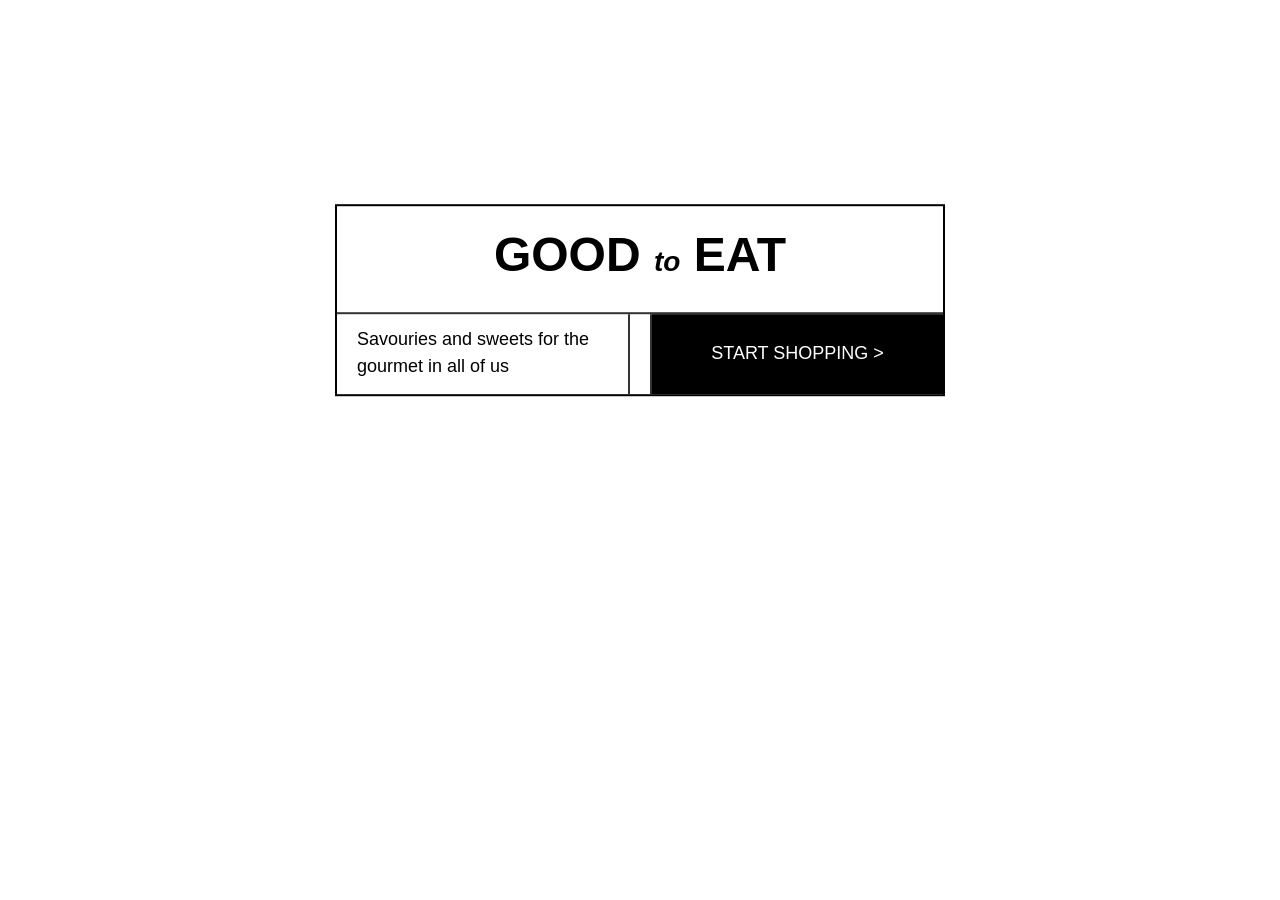
<file: about-page.html>
<!DOCTYPE html>
<html lang="en">
<head>
    <meta charset="UTF-8">
    <meta name="viewport" content="width=device-width, initial-scale=1.0">
    <title>About</title>

    <link href="https://cdn.jsdelivr.net/npm/bootstrap@5.3.8/dist/css/bootstrap.min.css" rel="stylesheet">

  <script src="https://cdn.jsdelivr.net/npm/bootstrap@5.3.8/dist/js/bootstrap.bundle.min.js"></script>

  <!-- Icon-Fontawesome -->
  <link rel="stylesheet" href="https://cdnjs.cloudflare.com/ajax/libs/font-awesome/6.5.1/css/all.min.css">

  <!-- Stylesheet -->
  <link rel="stylesheet" href="styles.css">

</head>
<body>
    <div class="overlay-box">
      <div class="inner-box">
        <div class="top-title">
          <h1>GOOD <span>to</span> EAT</h1>
        </div>

        <div class="bottom-section">
          <div class="left">
            <p>Savouries and sweets for the gourmet in all of us</p>
          </div>

          <div class="abt-middle">

          </div>

          <div class="right">START SHOPPING > </div>
        </div>


      </div>
    </div>
</body>
</html>
</file>
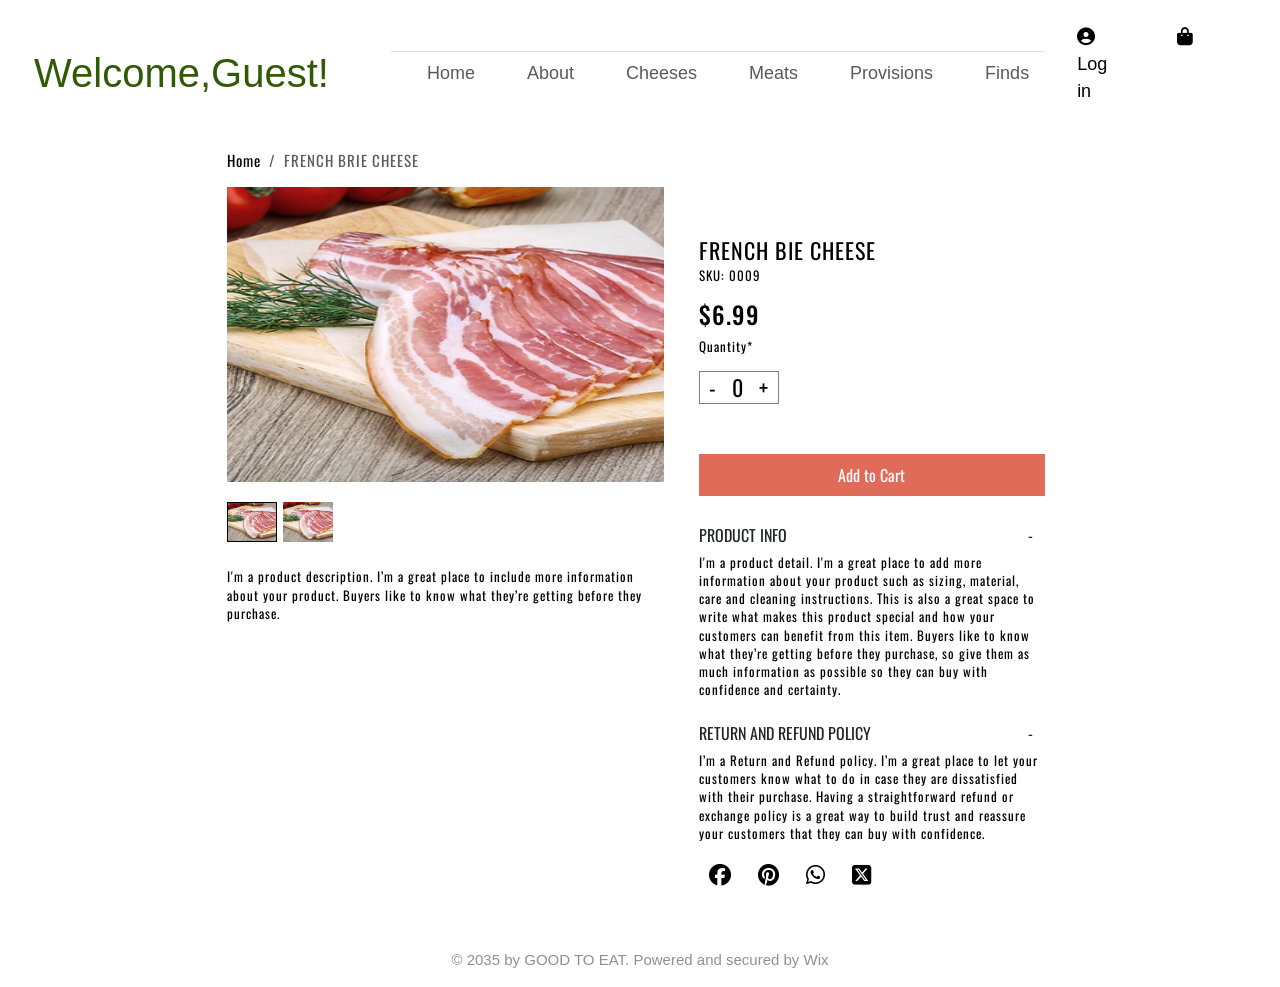
<file: bacon.html>
<!DOCTYPE html>
<html lang="en">

<head>
    <meta charset="UTF-8">
    <meta name="viewport" content="width=device-width, initial-scale=1.0">
    <title>Smoked virginia Bacon</title>

    <!-- Bootstrap  -->
    <link href="https://cdn.jsdelivr.net/npm/bootstrap@5.3.8/dist/css/bootstrap.min.css" rel="stylesheet">
    <script src="https://cdn.jsdelivr.net/npm/bootstrap@5.3.8/dist/js/bootstrap.bundle.min.js"></script>

    <link rel="stylesheet" href="styles.css">

    <!-- Icon-Fontawesome -->
    <link rel="stylesheet" href="https://cdnjs.cloudflare.com/ajax/libs/font-awesome/6.5.1/css/all.min.css">

    <!-- For Fonts  -->

    <link href="https://fonts.googleapis.com/css2?family=Oswald:wght@300;400;500&display=swap" rel="stylesheet">

</head>

<body>

    <nav class="navbar navbar-expand-sm bg-white m-3">

        <span id="welcome">Welcome,<span id="userName">Guest</span>! </span>

        <div class="container-fluid">
            <ul class="navbar-nav border-top " id="navid">
                <li class="nav-item  mx-2 ">
                    <a class="nav-link" href="./index.html">Home </a>
                </li>
                <li class="nav-item  mx-2">
                    <a class="nav-link" href="#">About</a>
                </li>
                <li class="nav-item mx-2">
                    <a class="nav-link" href="#">Cheeses</a>
                </li>
                <li class="nav-item mx-2">
                    <a class="nav-link" href="#">Meats</a>
                </li>
                <li class="nav-item mx-2">
                    <a class="nav-link" href="#">Provisions</a>
                </li>
                <li class="nav-item mx-2">
                    <a class="nav-link" href="#">Finds</a>
                </li>


            </ul>
            <ul id="login">
                <li class="nav-item">
                    <a class="nav-link" href="signup.html"><i class="fa-solid fa-circle-user"></i>Log in</a>
                </li>

                <li class="nav-item">
                    <a class="nav-link" href="#"><i class="fa-solid fa-bag-shopping"></i></a>
                </li>
            </ul>
        </div>
    </nav>




    <div class="cheese" >

        <div class="container" id="img-c">
            <ul class="breadcrumb ">
                <li class="breadcrumb-item"><a href="./index.html">Home</a></li>
                <!-- <li class="breadcrumb-item"><a href="#">Provisions</a></li> -->
                <li class="breadcrumb-item active">FRENCH BRIE CHEESE</li>
            </ul>



            <img src="./Images/fish1.png" alt="" id="img-fish" style="width: 100%; height: 40%;">

            <img src="./Images/fish1.png" alt="" id="small-img" style="border: 1px solid black;">
            <img src="./Images/fish1.png" alt="" id="small-img">

            <p id="img-text">I'm a product description. I’m a great place to include more information about your
                product.
                Buyers like to know what they’re getting before they purchase.
            </p>
        </div>

        <div id="content-c">
            <span>FRENCH BIE CHEESE</span>
            <p>SKU: 0009</p>
            <h4>$6.99</h4>

            <p>Quantity*</p>

            <div class="b-box">
                <a onclick="dtogg()">-</a>
                <span id="count">0</span>
                <a onclick="itogg()" id="dtogg">+</a>
            </div>

            <button class="btn1" id="addtocart">Add to Cart</button>

            <!-- prod info collapse  -->
            <button class="btn w-100 text-start" id="btn-collapse1" data-bs-toggle="collapse"
                data-bs-target="#productInfo">

                PRODUCT INFO
                <span class="icon float-end">-</span>

            </button>

            <div id="productInfo" class="collapse show">
                <p>I'm a product detail. I'm a great place to add more information about your product such as sizing,
                    material,
                    care and cleaning instructions. This is also a great space to write what makes this product special
                    and how
                    your customers can benefit from this item. Buyers like to know what they’re getting before they
                    purchase, so
                    give them as much information as possible so they can buy with confidence and certainty.</p>
            </div>

            <!-- Return and refund collapse  -->
            <button class="btn w-100 text-start" id="btn-collapse1" data-bs-toggle="collapse"
                data-bs-target="#refundpolicy">

                RETURN AND REFUND POLICY
                <span class="icon float-end">-</span>

            </button>

            <div id="refundpolicy" class="collapse show">
                <p>I’m a Return and Refund policy. I’m a great place to let your customers know what to do in case they
                    are
                    dissatisfied with their purchase. Having a straightforward refund or exchange policy is a great way
                    to build
                    trust and reassure your customers that they can buy with confidence.

                </p>
            </div>




            <div id="icons4">
                <span><i class="fa-brands fa-facebook"></i></span>
                <span><i class="fa-brands fa-pinterest"></i></span>
                <span><i class="fa-brands fa-whatsapp"></i></span>
                <span><i class="fa-brands fa-square-x-twitter"></i></span>
            </div>
        </div>
    </div>
    </div>
    </div>

    </div>
    <span>
        <p class="text-last">© 2035 by GOOD TO EAT. Powered and secured by Wix</p>
    </span>
</body>
<script>
    function itogg() {
        let n = Number(document.getElementById("count").innerHTML);
        n = n + 1;
        document.getElementById("count").innerText = n;
    }

    function dtogg() {
        let n = Number(document.getElementById("count").innerHTML);
        n = n - 1;
        document.getElementById("count").innerText = n;
    }

    // Toggle + - icons in the add to cart phase 

    document.querySelectorAll('.collapse').forEach(function (el) {

        el.addEventListener('show.bs.collapse', function () {
            let btn = document.querySelector(`[data-bs-target="#${el.id}"]`);
            btn.querySelector('.icon').innerHTML = "-";
        });

        el.addEventListener('hide.bs.collapse', function () {
            let btn = document.querySelector(`[data-bs-target="#${el.id}"]`);
            btn.querySelector('.icon').innerHTML = "+";
        });

    });
</script>

</html>
</file>
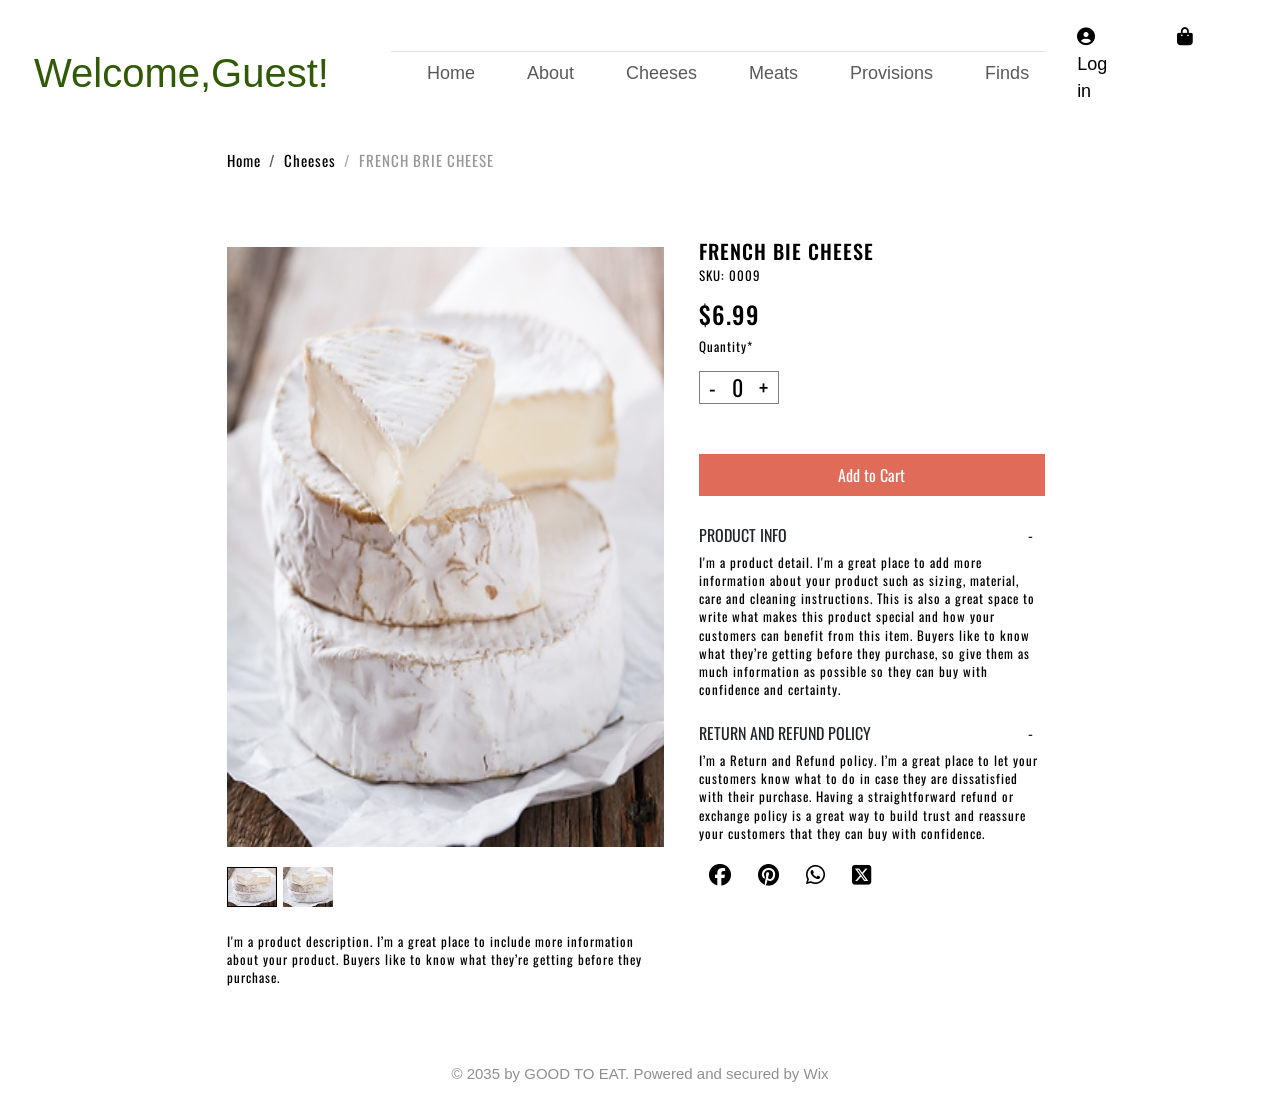
<file: cheese.html>
<!DOCTYPE html>
<html lang="en">

<head>
  <meta charset="UTF-8">
  <meta name="viewport" content="width=device-width, initial-scale=1.0">
  <title>FRENCH BRIE CHEESE</title>

  <!-- Bootstrap  -->
  <link href="https://cdn.jsdelivr.net/npm/bootstrap@5.3.8/dist/css/bootstrap.min.css" rel="stylesheet">
  <script src="https://cdn.jsdelivr.net/npm/bootstrap@5.3.8/dist/js/bootstrap.bundle.min.js"></script>

  <link rel="stylesheet" href="styles.css">

  <!-- Icon-Fontawesome -->
  <link rel="stylesheet" href="https://cdnjs.cloudflare.com/ajax/libs/font-awesome/6.5.1/css/all.min.css">

  <!-- For Fonts  -->
   <link href="https://fonts.googleapis.com/css2?family=Oswald:wght@300;400;500&display=swap" rel="stylesheet">

</head>

<body>

  <nav class="navbar navbar-expand-sm bg-white m-3">

    <span id="welcome">Welcome,<span id="userName">Guest</span>! </span>

    <div class="container-fluid">
      <ul class="navbar-nav border-top " id="navid">
        <li class="nav-item  mx-2 ">
          <a class="nav-link" href="./index.html">Home </a>
        </li>
        <li class="nav-item  mx-2">
          <a class="nav-link" href="#">About</a>
        </li>
        <li class="nav-item mx-2">
          <a class="nav-link" href="#">Cheeses</a>
        </li>
        <li class="nav-item mx-2">
          <a class="nav-link" href="#">Meats</a>
        </li>
        <li class="nav-item mx-2">
          <a class="nav-link" href="#">Provisions</a>
        </li>
        <li class="nav-item mx-2">
          <a class="nav-link" href="#">Finds</a>
        </li>


      </ul>
      <ul id="login">
        <li class="nav-item">
          <a class="nav-link" href="signup.html"><i class="fa-solid fa-circle-user"></i>Log in</a>
        </li>

        <li class="nav-item">
          <a class="nav-link" href="#"><i class="fa-solid fa-bag-shopping"></i></a>
        </li>
      </ul>
    </div>
  </nav>




  <div class="cheese">

    <div class="container" id="img-c">
      <ul class="breadcrumb ">
        <li class="breadcrumb-item"><a href="./index.html"> Home</a></li>
        <li class="breadcrumb-item"><a href="#">Cheeses</a></li>
        <li class="breadcrumb-item active" id="disable1" >FRENCH BRIE CHEESE</li>
      </ul>



      <img src="./Images/cake1.png" alt="" id="img-cc">

      <img src="./Images/cake1.png" alt="" id="small-img" style="border: 1px solid black;">
      <img src="./Images/cake1.png" alt="" id="small-img">

      <p id="img-text">I'm a product description. I’m a great place to include more information about your product.
        Buyers like to know what they’re getting before they purchase.
      </p>
    </div>

    <div id="content-c">
      <span id="tit1">FRENCH BIE CHEESE</span><br>
      <p>SKU: 0009</p>
      <h4>$6.99</h4>

      <p>Quantity*</p>

      <div class="b-box">
        <a onclick="dtogg()">-</a>
        <span id="count">0</span>
        <a onclick="itogg()" id="dtogg">+</a>
      </div>

      <button class="btn1" id="addtocart">Add to Cart</button>

      <!-- prod info collapse  -->
      <button class="btn w-100 text-start" id="btn-collapse1" data-bs-toggle="collapse" data-bs-target="#productInfo">

        PRODUCT INFO
        <span class="icon float-end">-</span>

      </button>

      <div id="productInfo" class="collapse show">
        <p>I'm a product detail. I'm a great place to add more information about your product such as sizing, material,
          care and cleaning instructions. This is also a great space to write what makes this product special and how
          your customers can benefit from this item. Buyers like to know what they’re getting before they purchase, so
          give them as much information as possible so they can buy with confidence and certainty.</p>
      </div>

      <!-- Return and refund collapse  -->
      <button class="btn w-100 text-start" id="btn-collapse1" data-bs-toggle="collapse" data-bs-target="#refundpolicy">

        RETURN AND REFUND POLICY
        <span class="icon float-end">-</span>

      </button>

      <div id="refundpolicy" class="collapse show">
        <p>I’m a Return and Refund policy. I’m a great place to let your customers know what to do in case they are
          dissatisfied with their purchase. Having a straightforward refund or exchange policy is a great way to build
          trust and reassure your customers that they can buy with confidence.

        </p>
      </div>



    
    <div id="icons4">
      <span><i class="fa-brands fa-facebook"></i></span>
      <span><i class="fa-brands fa-pinterest"></i></span>
      <span><i class="fa-brands fa-whatsapp"></i></span>
      <span><i class="fa-brands fa-square-x-twitter"></i></span>
    </div>
    </div>
  </div>
  </div>

  </div>
  <span>
    <p class="text-last">© 2035 by GOOD TO EAT. Powered and secured by Wix</p>
  </span>
</body>
<script>
  function itogg() {
    let n = Number(document.getElementById("count").innerHTML);
    n = n + 1;
    document.getElementById("count").innerText = n;
  }

  function dtogg() {
    let n = Number(document.getElementById("count").innerHTML);
    n = n - 1;
    document.getElementById("count").innerText = n;
  }

  // Toggle + - icons in the add to cart phase 

  document.querySelectorAll('.collapse').forEach(function (el) {

    el.addEventListener('show.bs.collapse', function () {
      let btn = document.querySelector(`[data-bs-target="#${el.id}"]`);
      btn.querySelector('.icon').innerHTML = "-";
    });

    el.addEventListener('hide.bs.collapse', function () {
      let btn = document.querySelector(`[data-bs-target="#${el.id}"]`);
      btn.querySelector('.icon').innerHTML = "+";
    });

  });
</script>

</html>
</file>
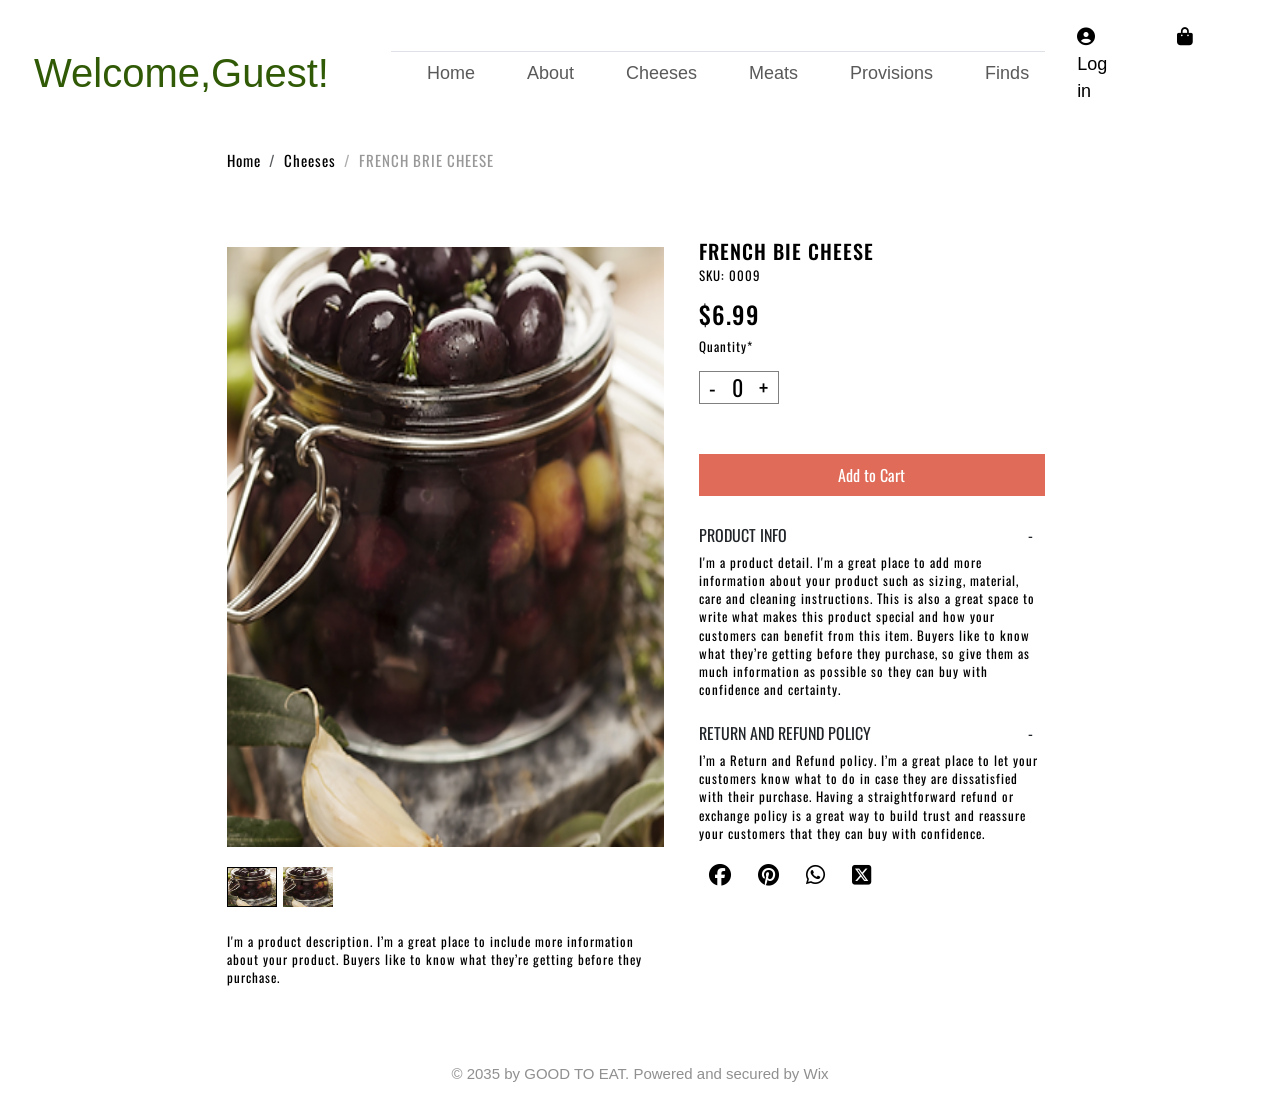
<file: olives.html>
<!DOCTYPE html>
<html lang="en">

<head>
  <meta charset="UTF-8">
  <meta name="viewport" content="width=device-width, initial-scale=1.0">
  <title>FRENCH BRIE CHEESE</title>

  <!-- Bootstrap  -->
  <link href="https://cdn.jsdelivr.net/npm/bootstrap@5.3.8/dist/css/bootstrap.min.css" rel="stylesheet">
  <script src="https://cdn.jsdelivr.net/npm/bootstrap@5.3.8/dist/js/bootstrap.bundle.min.js"></script>

  <link rel="stylesheet" href="styles.css">

  <!-- Icon-Fontawesome -->
  <link rel="stylesheet" href="https://cdnjs.cloudflare.com/ajax/libs/font-awesome/6.5.1/css/all.min.css">

  <!-- For Fonts  -->
   <link href="https://fonts.googleapis.com/css2?family=Oswald:wght@300;400;500&display=swap" rel="stylesheet">

</head>

<body>

  <nav class="navbar navbar-expand-sm bg-white m-3">

    <span id="welcome">Welcome,<span id="userName">Guest</span>! </span>

    <div class="container-fluid">
      <ul class="navbar-nav border-top " id="navid">
        <li class="nav-item  mx-2 ">
          <a class="nav-link" href="./index.html">Home </a>
        </li>
        <li class="nav-item  mx-2">
          <a class="nav-link" href="#">About</a>
        </li>
        <li class="nav-item mx-2">
          <a class="nav-link" href="#">Cheeses</a>
        </li>
        <li class="nav-item mx-2">
          <a class="nav-link" href="#">Meats</a>
        </li>
        <li class="nav-item mx-2">
          <a class="nav-link" href="#">Provisions</a>
        </li>
        <li class="nav-item mx-2">
          <a class="nav-link" href="#">Finds</a>
        </li>


      </ul>
      <ul id="login">
        <li class="nav-item">
          <a class="nav-link" href="signup.html"><i class="fa-solid fa-circle-user"></i>Log in</a>
        </li>

        <li class="nav-item">
          <a class="nav-link" href="#"><i class="fa-solid fa-bag-shopping"></i></a>
        </li>
      </ul>
    </div>
  </nav>




  <div class="cheese">

    <div class="container" id="img-c">
      <ul class="breadcrumb ">
        <li class="breadcrumb-item"><a href="./index.html"> Home</a></li>
        <li class="breadcrumb-item"><a href="#">Cheeses</a></li>
        <li class="breadcrumb-item active" id="disable1" >FRENCH BRIE CHEESE</li>
      </ul>



      <img src="./Images/grape1.png" alt="" id="img-cc">

      <img src="./Images/grape1.png" alt="" id="small-img" style="border: 1px solid black;">
      <img src="./Images/grape1.png" alt="" id="small-img">

      <p id="img-text">I'm a product description. I’m a great place to include more information about your product.
        Buyers like to know what they’re getting before they purchase.
      </p>
    </div>

    <div id="content-c">
      <span id="tit1">FRENCH BIE CHEESE</span><br>
      <p>SKU: 0009</p>
      <h4>$6.99</h4>

      <p>Quantity*</p>

      <div class="b-box">
        <a onclick="dtogg()">-</a>
        <span id="count">0</span>
        <a onclick="itogg()" id="dtogg">+</a>
      </div>

      <button class="btn1" id="addtocart">Add to Cart</button>

      <!-- prod info collapse  -->
      <button class="btn w-100 text-start" id="btn-collapse1" data-bs-toggle="collapse" data-bs-target="#productInfo">

        PRODUCT INFO
        <span class="icon float-end">-</span>

      </button>

      <div id="productInfo" class="collapse show">
        <p>I'm a product detail. I'm a great place to add more information about your product such as sizing, material,
          care and cleaning instructions. This is also a great space to write what makes this product special and how
          your customers can benefit from this item. Buyers like to know what they’re getting before they purchase, so
          give them as much information as possible so they can buy with confidence and certainty.</p>
      </div>

      <!-- Return and refund collapse  -->
      <button class="btn w-100 text-start" id="btn-collapse1" data-bs-toggle="collapse" data-bs-target="#refundpolicy">

        RETURN AND REFUND POLICY
        <span class="icon float-end">-</span>

      </button>

      <div id="refundpolicy" class="collapse show">
        <p>I’m a Return and Refund policy. I’m a great place to let your customers know what to do in case they are
          dissatisfied with their purchase. Having a straightforward refund or exchange policy is a great way to build
          trust and reassure your customers that they can buy with confidence.

        </p>
      </div>



    
    <div id="icons4">
      <span><i class="fa-brands fa-facebook"></i></span>
      <span><i class="fa-brands fa-pinterest"></i></span>
      <span><i class="fa-brands fa-whatsapp"></i></span>
      <span><i class="fa-brands fa-square-x-twitter"></i></span>
    </div>
    </div>
  </div>
  </div>

  </div>
  <span>
    <p class="text-last">© 2035 by GOOD TO EAT. Powered and secured by Wix</p>
  </span>
</body>
<script>
  function itogg() {
    let n = Number(document.getElementById("count").innerHTML);
    n = n + 1;
    document.getElementById("count").innerText = n;
  }

  function dtogg() {
    let n = Number(document.getElementById("count").innerHTML);
    n = n - 1;
    document.getElementById("count").innerText = n;
  }

  // Toggle + - icons in the add to cart phase 

  document.querySelectorAll('.collapse').forEach(function (el) {

    el.addEventListener('show.bs.collapse', function () {
      let btn = document.querySelector(`[data-bs-target="#${el.id}"]`);
      btn.querySelector('.icon').innerHTML = "-";
    });

    el.addEventListener('hide.bs.collapse', function () {
      let btn = document.querySelector(`[data-bs-target="#${el.id}"]`);
      btn.querySelector('.icon').innerHTML = "+";
    });

  });
</script>

</html>
</file>
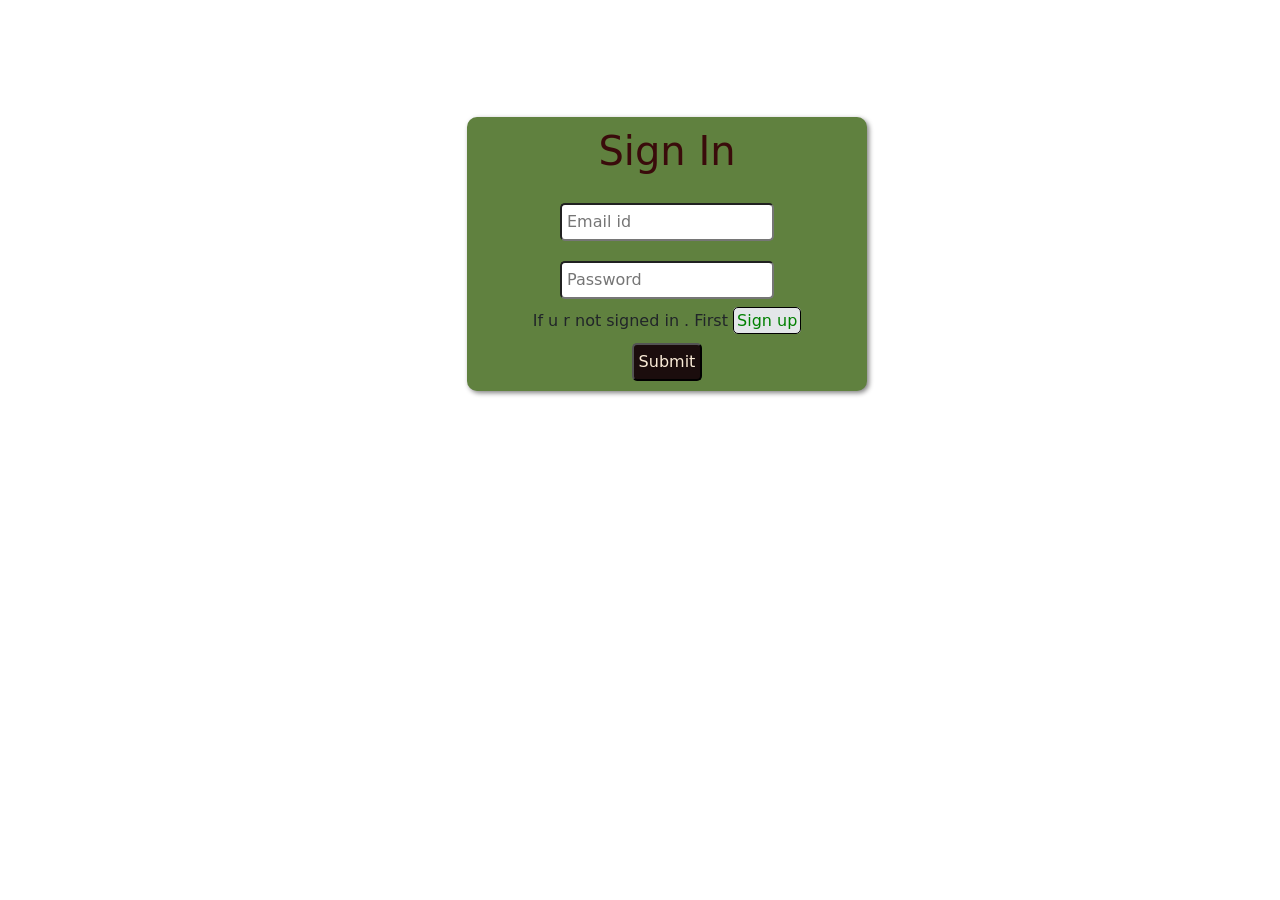
<file: signin.html>
<!DOCTYPE html>
<html lang="en">

<head>
    <meta charset="UTF-8">
    <meta name="viewport" content="width=device-width, initial-scale=1.0">
    <title>Sign In</title>

    <!-- Bootstrap -->
    <link href="https://cdn.jsdelivr.net/npm/bootstrap@5.3.8/dist/css/bootstrap.min.css" rel="stylesheet">

    <script src="https://cdn.jsdelivr.net/npm/bootstrap@5.3.8/dist/js/bootstrap.bundle.min.js"></script>

</head>
<style>
    body,input,button{
        padding: 7px;
        margin: 10px;
    }
    #sign-up{
       height: 80%;
       width: 400px;
       margin-top: 100px;
       margin-left: 450px;
       background-color: rgb(96, 129, 63);
       border-radius: 10px;
       box-shadow: 2px 2px 5px gray;
        align-items: center;
         text-align: center;
    }
    #sign-up h1{
        text-align: center;
        color: rgb(58, 11, 11);
        padding: 10px;
    }
    input{
        border-radius: 5px;
        padding: 5px;
    }
    a{
        text-decoration: none;
        color: green;
        background-color: rgb(227, 230, 233);
        padding: 3px;
        border-radius: 5px;
        border: 1px black solid;
    }
    #btn{
        background-color: rgb(27, 13, 13);
        
        color: antiquewhite;
    }
</style>

<body>
    <div id="sign-up">
    <h1>Sign In</h1>
    <div class="i-box">
        <input type="email" name="mail" placeholder="Email id"><br>
    </div>
    <div class="i-box">
        <input type="password" name="pwd" placeholder="Password"><br>
    </div>

<span>If u r not signed in . First </span>
    <a href="./signup.html">Sign up</a>

    <br>
    
    <input type="button" id="btn" value="Submit" onclick="signin()">

    </div>
</body>

<script>
    function signin() {
        var mail = document.querySelector('input[type="email"]').value;
        var pwd = document.querySelector('input[type="password"]').value;

        var storedData = localStorage.getItem(mail); // Retrieve data using the mail key 

        if (storedData) {
            var parsedData = JSON.parse(storedData);
            var storedmail = parsedData.mail;
            var storedpwd = parsedData.pwd;

            console.log(mail, pwd, storedmail, storedpwd);

            if (mail === storedmail && pwd === storedpwd) {
   localStorage.setItem("currentUser", parsedData.uname); // ⭐ store username
    window.location.href = "index.html";
} else {
                alert('Invalid username or password.');
            }
        }
        else {
            alert('User not found ! Sign up first Buddy !');
        }

    }

</script>

</html>
</file>
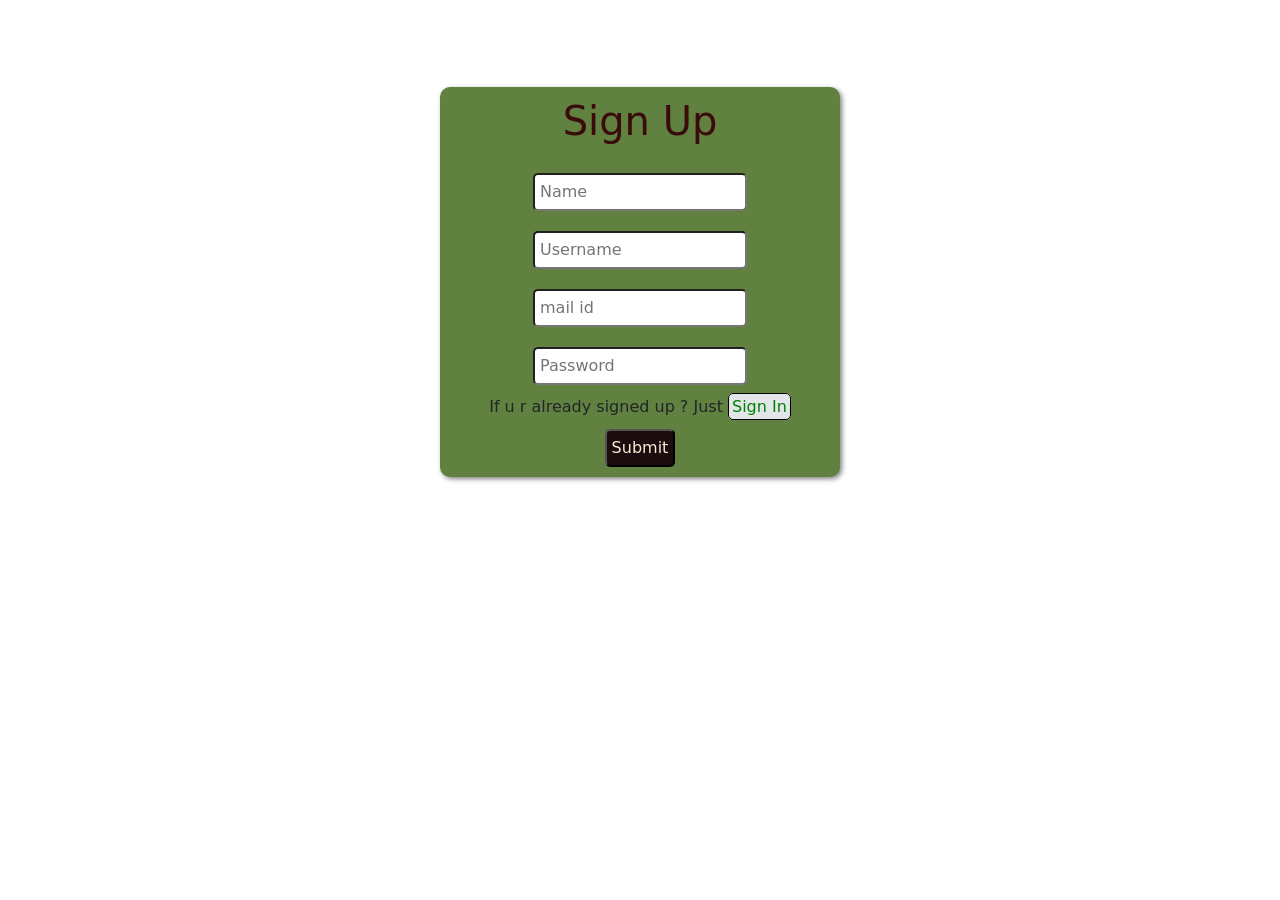
<file: signup.html>
<!DOCTYPE html>
<html lang="en">
<head>
    <meta charset="UTF-8">
    <meta name="viewport" content="width=device-width, initial-scale=1.0">
    <title>Sign Up</title>
<!-- Bootstrap -->
    <link href="https://cdn.jsdelivr.net/npm/bootstrap@5.3.8/dist/css/bootstrap.min.css" rel="stylesheet">

    <script src="https://cdn.jsdelivr.net/npm/bootstrap@5.3.8/dist/js/bootstrap.bundle.min.js"></script>

</head>
<style>
    
    body,input,button{
        padding: 7px;
        margin: 10px;
    }
    #sign-up{
       height: 80%;
       width: 400px;
       margin-top: 70px;
       background-color: rgb(96, 129, 63);
       border-radius: 10px;
       box-shadow: 2px 2px 5px gray;
        align-items: center;
         text-align: center;
    }
    #sign-up h1{
        text-align: center;
        color: rgb(58, 11, 11);
        padding: 10px;
    }
    input{
        border-radius: 5px;
        padding: 5px;
    }
    a{
        text-decoration: none;
        color: green;
        background-color: rgb(227, 230, 233);
        padding: 3px;
        border-radius: 5px;
        border: 1px black solid;
    }
    #btn{
        background-color: rgb(27, 13, 13);
        
        color: antiquewhite;
    }
</style>
<body>
    <div id="sign-up" class="container-fluid ">
    <h1>Sign Up</h1>
    <input type="text" name="name" placeholder="Name" ><br>
    <input type="text" name="uname" placeholder="Username"><br>
    <input type="email" name="mail" placeholder="mail id"><br>
    <input type="password" name="pwd" placeholder="Password"><br>

<span>If u r already signed up ? Just  </span>
    <a href="signin.html">Sign In</a>
    <br>

    <input type="submit" id="btn" onclick="signup()">

    </div>
</body>

<script>
    function signup(){
        let name=document.querySelector('input[name="name"]').value;
        let uname=document.querySelector('input[name="uname"]').value;
        let mail=document.querySelector('input[name="mail"]').value;
        let pwd=document.querySelector('input[name="pwd"]').value;

    if(name && uname && mail && pwd){
        localStorage.setItem(mail, JSON.stringify({name,uname,mail,pwd}));
        window.location.href="signin.html";
    }
    else{
        alert("Hey Buddy ! Please fill in all fields")
    }
    }

</script>
</html>
</file>
<file: styles.css>
body{
    font-size: 18px;
    font-family: Arial, Helvetica, sans-serif;
    color: black;
    background-color: white;
}
a{
    text-decoration: none;
    cursor: pointer;
    color: black;
}
.navbar{
    position: fixed;
    top: 0;
    right: 0;
    z-index: 10;
    width: 100%;
}
#login{
    text-decoration: none;
    list-style: none;
    display: flex; 
}
#welcome{
    margin-left: 50px;
    font-family: 'Gill Sans', 'Gill Sans MT', Calibri, 'Trebuchet MS', sans-serif;
    font-size: 40px;
    color: rgb(48, 90, 6);
}
#login li{
    padding-right: 70px;
    justify-content: end;
}
#navid{
    margin-left: 50px;
}
#navid li{
    padding-left: 20px;
}
/* Carousel-homepage */
#homecarousel{
    position: relative;
   
}

#homecarousel img{
    height: 600px;
    margin-top: 100px;

}
#center-div{
    position: absolute;
    height: 300px;
    width: 45%;

    top: 35%;
    left: 30%;
    z-index: 2;
    background-color: white;
    border: solid black 1px;
    
}


.carousel-wrapper {
    position: relative;
   
}

.overlay-box {
    position: absolute;
    top: 300px;
    left: 50%;
    transform: translate(-50%, -50%);
    
    width:50%;
    background: rgba(255,255,255,0.9);
    padding: 15px;
    z-index: 10;
}

/* Title */
.top-title {
    text-align: center;
    padding: 20px;
    border-bottom: 2px solid #333;
}

.top-title h1 {
    font-size: 48px;
    font-weight: bold;
}

.top-title span {
    font-style: italic;
    font-size: 28px;
}

/* Bottom layout */
.bottom-section {
    display: flex;
    height: 80px;
     
}

.bottom-section .left,
.bottom-section .middle,
.bottom-section .right {
    flex: 1;
    padding: 20px;
    display: flex;
    align-items: center;
    justify-content: center; 
}
.left p{
    margin-top: 15px;
}
.bottom-section .left {
    border-right: 2px solid #333;
}

.bottom-section .middle {
    border-right: 2px solid #333;
    display: flex;
    align-items: center;
    justify-content: center;
    background-image: url('./Images/pig.png');
    background-position: center;
    background-repeat: no-repeat;
    margin-left: 20px;
    
}


.right {
    background: black;
    color: white;
    white-space: nowrap;
}

.right:hover{
    background-color:rgba(255,255,255,0.9);
    color: black;
}
/* @keyframes mymove {
  50% {opacity: 0;}
  50% {color: black;}
} */



/* .bottom-section .right a {
    color: white;
    text-decoration: none;
    font-weight: bold;
    white-space: nowrap;
} */

/* Inner border */
.inner-box {
    border: 2px solid black;
   
}

.enjoy-text{
    margin: 40px;
    text-align: center;
    letter-spacing: 12px;
    font-family: 'Lucida Sans', 'Lucida Sans Regular', 'Lucida Grande', 'Lucida Sans Unicode', Geneva, Verdana, sans-serif;
}

/* 3container in last */
.flex-div{
    display: flex;
    align-items: center;
    justify-content: center;
    
}

.card {
    display: flex;
    margin: 10px;
    flex-direction: column;  /* 👈 IMPORTANT */
    width: 300px;
    height: 450px;
    border: 1px solid #919090;
}
.card button{
    width: 50%;
    margin-left: 5%;
    font-size: small;
    padding: 10px;
    color: white;
    background-color: transparent;
    border: 1px white solid;
}

.card:hover .content-box {
        background-color: #7a7373;
}

/* Image area */
.img-box {
    height: 55%;   /* 👈 control image area */
    overflow: hidden;
    
  background-size: cover;
  background-position: center;
}
#img-1{
    background-image: url('./Images/cake1.png');
}
#img-2{
    background-image: url('./Images/fish1.png');
}
#img-3{
    background-image: url('./Images/grape1.png');
}
.img-box {
    width: 100%;
    height: 100%;
    object-fit: cover;  /* 👈 perfect crop */
}

/* Content area */
.content-box {
    padding: 15px;
    text-align: center;
}





/* last text */
.text-last{
    margin-top: 60px;
    font-size: 15px;
    color:  #919090;
    text-align: center;
}


/* this is cheese.html page styles only */
.cheese{
    margin-top: 150px;
    width: 90%;
    margin-left: 100px;
    display: flex;

    font-family: 'Oswald', sans-serif;
    font-size: 22px;
    font-weight: 400;

    letter-spacing: 1px;
    line-height: 1.4;
}

#img-c{
    margin-left: 10%;
    position: relative;
    width: 40%;
}
#img-c li{
    font-size: 15px;
}
#disable1{
    opacity: 0.5;
    color: #333;
}
#img-cc{
    margin-top: 60px;
    width: 100%;
    height: 600px;
}
#small-img{
    margin-top: 20px;
    width: 50px;
    height: 40px;
}
#content-c{
    margin-right: 18%;
    margin-top: 85px;
    width: 30%;
    position: relative;
}
#tit1{
    font-size: 20px;
    font-weight: 540;
}


#img-text{
    padding-top: 25px;
}

.cheese p{
    font-size: 13px;
}
.count-box{
    height: 30px;
    width: 70px;
    border: 1px solid black;
}
.count-box2{
    margin-left: 30px;
}

.count-box1{
    margin-left: 8px;
}

.b-box{
    width: 80px;
    border: 1px solid grey;
}
.b-box span, .b-box a{
    padding-left: 9px;
}
.btn1{
    margin-top: 50px;
    background-color: #df6b58;
    color: white;
    border: none;
    width: 100%;
    padding: 10px;
    font-size: 16px;
    margin-bottom: 20px;
}
#btn-collapse1,#btn-collapse2{
    border: none;
    padding-left: 0;
    
}

#icons4{
    margin-left: 0px;
}
#icons4 span{
    padding: 10px;
}

/* About page styles  */

.abt-middle{
     border-right: 2px solid #333;
    display: flex;
    align-items: center;
    justify-content: center;
    background-image: url('./Images/pig.png');
    background-position: center;
    background-repeat: no-repeat;
    margin-left: 20px;
}
</file>
